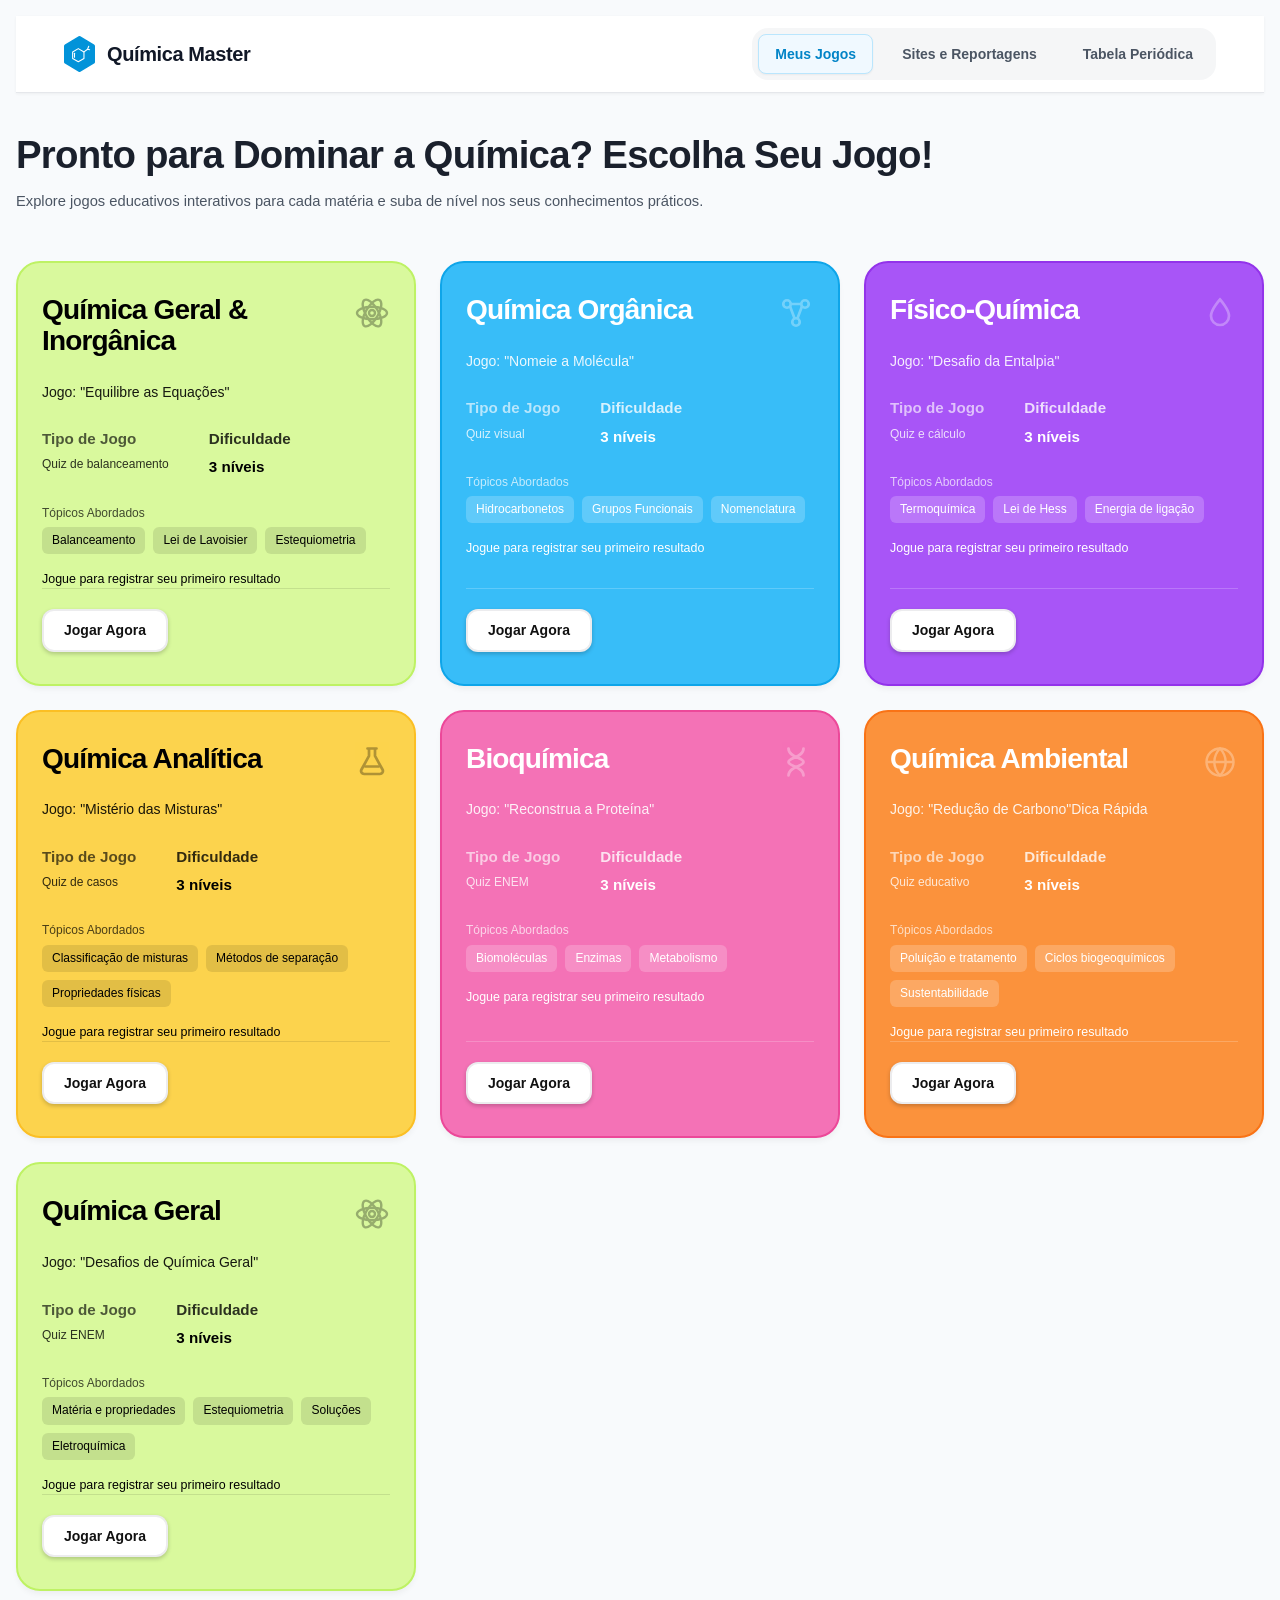
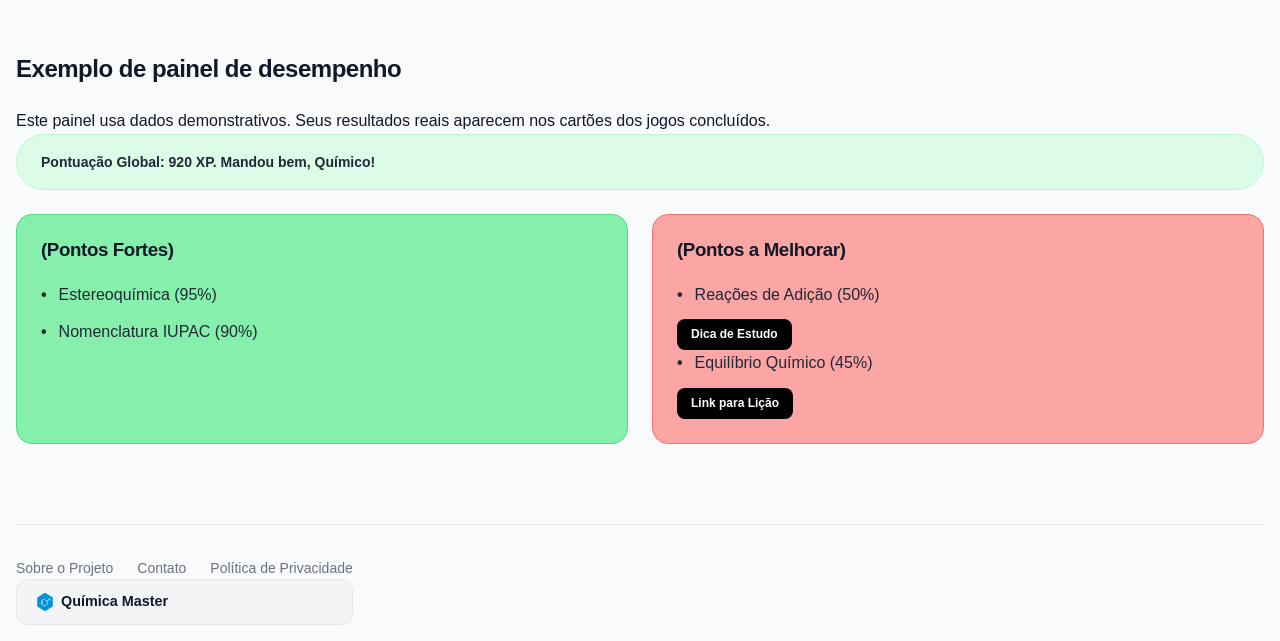
<file: index.html>
<!DOCTYPE html>
<html lang="pt-BR">
<head>
  <meta charset="UTF-8">
  <meta name="viewport" content="width=device-width, initial-scale=1.0">
  <title>Química Master — Plataforma Educacional</title>
  
  <!-- Fonte Display -->
  <link href="https://api.fontshare.com/v2/css?f[]=clash-display@200,300,400,500,600,700,1&display=swap" rel="stylesheet">
  <!-- Fonte de texto (aba Reportagens): Poppins -->
  <link rel="preconnect" href="https://fonts.googleapis.com">
  <link rel="preconnect" href="https://fonts.gstatic.com" crossorigin>
  <link href="https://fonts.googleapis.com/css2?family=Poppins:wght@400;500;600;700&display=swap" rel="stylesheet">
  <!-- FontAwesome para Ícones -->
  <link rel="stylesheet" href="https://cdnjs.cloudflare.com/ajax/libs/font-awesome/6.4.0/css/all.min.css">
  
  <link rel="stylesheet" href="styles/main.css">
  <link rel="stylesheet" href="styles/components.css">
  <link rel="stylesheet" href="styles/pages.css">
  <link rel="stylesheet" href="styles/periodic-table.css">
  <link rel="stylesheet" href="styles/games.css">
</head>
<body>
  <div id="app"></div>

  <!-- ORDEM OBRIGATÓRIA -->
  <script src="scripts/data/jogos-data.js"></script>
  <script src="scripts/data/reportagens-data.js"></script>
  <script src="scripts/data/elementos-data.js"></script>
  <script src="scripts/domain/contratos.js"></script>
  <script src="scripts/application/services.js"></script>
  <script src="scripts/application/progresso.js"></script>
  <script src="scripts/games/impostor.js"></script>
  <script src="scripts/games/quiz-base.js"></script>
  <script src="scripts/games/balanceamento.js"></script>
  <script src="scripts/games/nomeie-molecula.js"></script>
  <script src="scripts/games/desafio-entalpia.js"></script>
  <script src="scripts/games/quimica-ambiental.js"></script>
  <script src="scripts/games/misterio-misturas.js"></script>
  <script src="scripts/games/bioquimica.js"></script>
  <script src="scripts/games/quimica-geral.js"></script>
  <script src="scripts/presentation/router.js"></script>
  <script src="scripts/presentation/views.js"></script>
  <script src="scripts/main.js"></script>
</body>
</html>
</file>
<file: styles/main.css>
/* ============ APRESENTAÇÃO — TOKENS, BASE E LAYOUT ============ */
:root {
  --cor-fundo: #f8fafc;
  --cor-superficie: #ffffff;
  --cor-texto: #111827;
  --cor-texto-suave: #4b5563;
  --cor-preto: #000000;
  
  /* Cores de cards do protótipo */
  --cor-geral: #d9f99d; --borda-geral: #bef264;
  --cor-organica: #38bdf8; --borda-organica: #0ea5e9;
  --cor-fisico: #a855f7; --borda-fisico: #9333ea;
  --cor-analitica: #fcd34d; --borda-analitica: #fbbf24;
  --cor-bio: #f472b6; --borda-bio: #ec4899;
  --cor-ambiental: #fb923c; --borda-ambiental: #f97316;

  --raio: 1.25rem;
  --sombra: 0 4px 6px -1px rgba(0, 0, 0, 0.05);
  --sombra-forte: 0 12px 20px -5px rgba(0, 0, 0, 0.15);
  --fonte-display: 'Clash Display', sans-serif;
  --fonte-texto: 'Clash Display', sans-serif;
}

* { margin: 0; padding: 0; box-sizing: border-box; }
body { 
  font-family: var(--fonte-texto); 
  background: var(--cor-fundo); 
  color: var(--cor-texto); 
  line-height: 1.6; 
  padding: 16px;
  max-width: 1400px;
  margin: 0 auto;
}

h1, h2, h3 { font-family: var(--fonte-display); line-height: 1.2; letter-spacing: -0.02em; }
a { color: var(--cor-texto); }
:focus-visible { outline: 3px solid #3b82f6; outline-offset: 2px; }

.container { max-width: 1400px; margin: 0 auto; }
main { min-height: 60vh; padding-bottom: 40px; }

/* Cabeçalho flutuante */
.cabecalho { position: sticky; top: 16px; z-index: 50; margin-bottom: 40px; }
.cabecalho-inner { 
  background: rgba(255, 255, 255, 0.8); 
  backdrop-filter: blur(12px); 
  -webkit-backdrop-filter: blur(12px); 
  border-radius: 1.5rem; 
  box-shadow: 0 4px 20px -5px rgba(0,0,0,0.05); 
  border: 1px solid rgba(243, 244, 246, 0.5);
  display: flex; 
  align-items: center; 
  justify-content: space-between; 
  padding: 16px 24px; 
}

/* Cabeçalho: limitando o tamanho do ícone */
.logo { 
  font-weight: 700; 
  font-size: 1.25rem; /* Fonte um pouco menor */
  color: var(--cor-texto); 
  text-decoration: none; 
  display: flex; 
  align-items: center; 
  gap: 10px; 
  letter-spacing: -0.02em;
}
/* Trava o tamanho do ícone SVG ou FontAwesome no navbar */
.logo svg, .logo i, .logo-icon svg, .logo-icon i {
  width: 24px !important;
  height: 24px !important;
  font-size: 24px !important;
  display: block;
}
.logo-icon {
  background: #f3f4f6;
  padding: 6px 8px; /* Padding reduzido */
  border-radius: 0.5rem;
  display: flex;
  align-items: center;
  justify-content: center;
}

/* Rodapé: limitando o tamanho do ícone gigante */
.logo-rodape { 
  background: #f3f4f6; 
  padding: 8px 16px; 
  border-radius: 0.75rem; 
  border: 1px solid #e5e7eb; 
  font-weight: 700; 
  font-size: 0.9rem;
  color: #111827; 
  display: flex; 
  align-items: center; 
  gap: 8px; 
}
/* Trava o tamanho do ícone SVG ou FontAwesome no rodapé */
.logo-rodape svg, .logo-rodape i {
  width: 18px !important;
  height: 18px !important;
  font-size: 18px !important;
  display: block;
}

.navegacao { display: flex; gap: 4px; background: rgba(243, 244, 246, 0.8); padding: 6px; border-radius: 1rem; }
.navegacao a { 
  padding: 10px 24px; 
  border-radius: 0.75rem; 
  text-decoration: none; 
  color: var(--cor-texto-suave); 
  font-weight: 500; 
  font-size: 0.875rem; 
  transition: all 0.2s; 
}
.navegacao a.ativo { 
  background: #fff; 
  color: var(--cor-texto); 
  font-weight: 600;
  box-shadow: 0 1px 2px rgba(0,0,0,0.05); 
}
.navegacao a:hover:not(.ativo) { color: var(--cor-texto); }

/* Rodapé */
.rodape { border-top: 1px solid #e5e7eb; padding-top: 32px; display: flex; justify-content: space-between; align-items: center; flex-wrap: wrap; gap: 24px; margin-top: 40px; }
.rodape nav { display: flex; gap: 24px; font-size: 0.875rem; color: #6b7280; font-weight: 500; }
.rodape nav a { text-decoration: none; color: inherit; transition: color 0.2s; }
.rodape nav a:hover { color: #000; }
.logo-rodape { background: #f3f4f6; padding: 10px 20px; border-radius: 0.75rem; border: 1px solid #e5e7eb; font-weight: 700; color: #111827; display: flex; align-items: center; gap: 8px; }

@media (max-width: 768px) { 
  .cabecalho-inner { flex-direction: column; gap: 16px; padding: 16px; } 
  .navegacao { overflow-x: auto; max-width: 100%; }
}

/* ========================================================= */
/* TRAVA DE SEGURANÇA GLOBAL PARA ÍCONES (FONT AWESOME)      */
/* ========================================================= */
svg.svg-inline--fa, 
i[class^="fa-"], 
i[class*=" fa-"] {
  max-width: 1em;
  max-height: 1em;
  display: inline-block;
}

/* Forçando o tamanho correto para o ícone da logo no Navbar e Rodapé */
header svg, header i,
footer svg, footer i,
.cabecalho svg, .cabecalho i,
.logo svg, .logo i {
  width: 24px !important;
  height: 24px !important;
  font-size: 24px !important;
  max-width: 24px !important;
  max-height: 24px !important;
}

/* ============ CABEÇALHO E NAVEGAÇÃO FIXA ============ */
.cabecalho {
  position: sticky;
  top: 0;
  z-index: 1000;
  background-color: #ffffff;
  border-bottom: 1px solid #e5e7eb;
  box-shadow: 0 1px 3px rgba(0,0,0,0.05);
}

.cabecalho-inner {
  display: flex;
  justify-content: space-between;
  align-items: center;
  flex-wrap: wrap;          /* evita o corte que você reclamou */
  gap: 8px;
  max-width: 1200px;
  margin: 0 auto;
  padding: 12px 24px;
}

/* --- Logo --- */
.cabecalho .logo {
  display: flex;
  align-items: center;
  gap: 12px;
  font-family: var(--fonte-display);
  font-size: 2.4rem;      /* antes: 2rem — agora ~38px */
  font-weight: 600;
  color: #111827;
  text-decoration: none;
}

/* Ícone PRETO, sem fundo azul nenhum */
.cabecalho .logo svg {
  background-color: transparent;   /* fundo azul sai */
  color: #111827;                  /* ícone preto */
  padding: 0;
  border-radius: 0;
  width: 44px;                     /* ícone maior */
  height: 44px;
  box-sizing: border-box;
}

/* --- Navegação --- */
.navegacao {
  display: flex;
  gap: 12px;
  align-items: center;
  flex-wrap: wrap;
}

.navegacao a {
  display: inline-flex;
  align-items: center;
  gap: 8px;
  padding: 8px 16px;
  color: #4b5563;
  font-family: var(--fonte-texto);
  font-weight: 600;
  font-size: 0.875rem;
  text-decoration: none;
  border-radius: 8px;
  border: 1px solid transparent;
  transition: all 0.2s ease;
}

.navegacao a svg {
  width: 18px;
  height: 18px;
  color: #6b7280;
}

.navegacao a:hover {
  background-color: #f3f4f6;
  color: #111827;
}

/* Aba ativa */
.navegacao a.ativo {
  background-color: #f0f9ff;
  color: #0284c7;
  border: 1px solid #bae6fd;
}

.navegacao a.ativo svg {
  color: #0284c7;
}

@media (max-width: 640px) {
  .cabecalho .logo { font-size: 1.9rem; }
  .cabecalho .logo svg { width: 40px; height: 40px; }
}
</file>
<file: styles/components.css>
/* ============ APRESENTAÇÃO — COMPONENTES ============ */
.botao-jogar { 
  display: inline-flex; 
  align-items: center; 
  gap: 8px; 
  padding: 8px 20px; 
  border-radius: 0.75rem; 
  background: var(--cor-preto); 
  color: #fff; 
  font-weight: 600; 
  font-size: 0.875rem; 
  text-decoration: none; 
  border: 2px solid transparent; 
  cursor: pointer; 
  transition: all 0.2s; 
  box-shadow: 0 2px 4px rgba(0,0,0,0.2);
}
.botao-jogar:hover { transform: scale(1.02); background: #333; }
.botao-jogar:active { transform: scale(0.98); }

.botao-jogar.claro { background: #fff; color: #000; }
.botao-jogar.claro:hover { background: #f3f4f6; }

.botao-estatico, .botao-outline { 
  display: inline-block; 
  background: var(--cor-preto); 
  color: #fff; 
  border-radius: 0.5rem; 
  padding: 6px 14px; 
  font-size: 0.75rem; 
  font-weight: 600; 
  border: none;
  cursor: pointer;
  transition: opacity 0.2s;
}
.botao-estatico:hover, .botao-outline:hover { opacity: 0.85; }

.chip { 
  display: inline-block; 
  padding: 4px 10px; 
  border-radius: 0.375rem; 
  font-size: 0.75rem; 
  font-weight: 600; 
  background: rgba(0, 0, 0, 0.1); 
  color: inherit; 
}
.rotulo { font-size: 0.75rem; font-weight: 500; opacity: 0.7; display: block; margin-bottom: 4px; }

/* Progress Ring (Donut do antigo para o anel novo) */
.donut { 
  display: inline-block;
  width: 1.25rem;
  height: 1.25rem;
  border: 3px solid rgba(0,0,0,0.15);
  border-top-color: currentColor;
  border-radius: 50%;
  margin-right: 0.5rem;
  background: transparent;
}
.donut::after { display: none; }
/* Padrão unificado: todos os botões de jogar do catálogo são brancos. */
.cartao-jogo .botao-jogar,
.cartao-jogo .botao-jogar.claro { background: #fff; color: #111; border-color: rgba(17, 24, 39, 0.08); }
.cartao-jogo .botao-jogar:hover,
.cartao-jogo .botao-jogar.claro:hover { background: #f3f4f6; color: #111; }
</file>
<file: styles/pages.css>
/* ============ APRESENTAÇÃO — PÁGINAS ============ */

/* ========================================================= */
/* 1. HERO (TÍTULO PRINCIPAL)                                */
/* ========================================================= */
.hero { 
  text-align: left; 
  max-width: none;          /* antes: 850px — o texto precisa caber em uma linha */
  margin: 0 0 48px 0; 
}
.hero h1 { 
  font-size: clamp(1.75rem, 3vw, 2.5rem);   /* antes: clamp(2.4rem, 4.8vw, 3rem) */
  font-weight: 650; 
  line-height: 1.15; 
  letter-spacing: -0.02em;
  color: #1A202C; 
  margin-bottom: 12px; 
}
.hero p { 
  color: #4b5563; 
  font-size: clamp(0.85rem, 1.15vw, 1.2rem);   /* antes: clamp(1rem, 1.5vw, 1.225rem) */
  font-weight: 500; 
  max-width: none;
  line-height: 1.6; 
  white-space: nowrap;                        /* uma linha, sem quebrar */
}
@media (max-width: 1000px) { .hero p { white-space: normal; } }   /* telas pequenas: quebra normal */

/* ========================================================= */
/* 2. GRADE DE JOGOS (3 COLUNAS)                             */
/* ========================================================= */
.grade-jogos { 
  display: grid; 
  grid-template-columns: repeat(3, 1fr); 
  gap: 24px; 
  margin-bottom: 64px; 
}

@media (max-width: 1024px) {
  .grade-jogos { grid-template-columns: repeat(2, 1fr); }
}
@media (max-width: 768px) {
  .grade-jogos { grid-template-columns: 1fr; }
}

/* ========================================================= */
/* 3. CARTÃO DE JOGO                                         */
/* ========================================================= */
.cartao-jogo { 
  position: relative; 
  background: var(--cor-geral); 
  border: 2px solid var(--borda-geral);
  color: #000; 
  border-radius: 1.5rem; 
  padding: 32px 24px; 
  display: flex; 
  flex-direction: column; 
  min-height: 300px;
  box-shadow: var(--sombra); 
  transition: transform 0.2s ease, box-shadow 0.2s ease; 
  overflow: hidden;
}
.cartao-jogo:hover { 
  transform: translateY(-5px); 
  box-shadow: var(--sombra-forte); 
}

/* Cores dinâmicas dos cards */
.cartao-jogo:nth-child(6n+1) { background: var(--cor-geral); border-color: var(--borda-geral); color: #000; }
.cartao-jogo:nth-child(6n+2) { background: var(--cor-organica); border-color: var(--borda-organica); color: #fff; }
.cartao-jogo:nth-child(6n+3) { background: var(--cor-fisico); border-color: var(--borda-fisico); color: #fff; }
.cartao-jogo:nth-child(6n+4) { background: var(--cor-analitica); border-color: var(--borda-analitica); color: #000; }
.cartao-jogo:nth-child(6n+5) { background: var(--cor-bio); border-color: var(--borda-bio); color: #fff; }
.cartao-jogo:nth-child(6n+6) { background: var(--cor-ambiental); border-color: var(--borda-ambiental); color: #fff; }

/* Adaptação para os cards escuros */
.cartao-jogo:nth-child(6n+2) .chip, .cartao-jogo:nth-child(6n+3) .chip, .cartao-jogo:nth-child(6n+5) .chip, .cartao-jogo:nth-child(6n+6) .chip { background: rgba(255,255,255,0.2); }
.cartao-jogo:nth-child(6n+2) .donut, .cartao-jogo:nth-child(6n+3) .donut, .cartao-jogo:nth-child(6n+5) .donut, .cartao-jogo:nth-child(6n+6) .donut { border-color: rgba(255,255,255,0.3); border-top-color: #fff; }
.cartao-jogo:nth-child(6n+2) .botao-jogar, .cartao-jogo:nth-child(6n+3) .botao-jogar, .cartao-jogo:nth-child(6n+5) .botao-jogar, .cartao-jogo:nth-child(6n+6) .botao-jogar { background: #fff; color: #000; }

.cartao-jogo h2 { 
  font-size: 1.75rem; 
  font-weight: 700; 
  line-height: 1.1; 
  margin-bottom: 24px; 
  padding-right: 50px; 
  letter-spacing: -0.03em;
}

/* Ícone fixo no canto superior direito */
.icone-area { 
  position: absolute; 
  top: 32px; 
  right: 24px; 
  width: 36px; 
  height: 36px; 
  display: flex; 
  align-items: center; 
  justify-content: center; 
  opacity: 0.3; 
  transition: transform 0.3s; 
}
.icone-area svg, .icone-area i { 
  width: 100% !important; 
  height: 100% !important; 
  font-size: 36px !important; 
}
.cartao-jogo:hover .icone-area { transform: scale(1.1) rotate(5deg); }

.cartao-jogo .nome-jogo { font-size: 0.875rem; font-weight: 500; opacity: 0.9; margin-bottom: 24px; }

/* Metadados (Tipo de Jogo / Dificuldade) */
.meta { display: flex; gap: 40px; font-size: 0.75rem; margin-bottom: 24px; }
.meta > div { display: flex; flex-direction: column; gap: 4px; }
.meta span:first-child { font-size: 0.75rem; opacity: 0.8; }
.meta span:last-child { font-size: 0.95rem; font-weight: 700; }

.topicos { display: flex; gap: 8px; flex-wrap: wrap; margin-bottom: 16px; }

.rodape-cartao { display: flex; justify-content: space-between; align-items: center; margin-top: auto; padding-top: 20px; border-top: 1px solid rgba(0,0,0,0.1); }
.cartao-jogo:nth-child(6n+2) .rodape-cartao, .cartao-jogo:nth-child(6n+3) .rodape-cartao, .cartao-jogo:nth-child(6n+5) .rodape-cartao, .cartao-jogo:nth-child(6n+6) .rodape-cartao { border-top-color: rgba(255,255,255,0.2); }

.pontuacao-linha { display: flex; align-items: center; font-size: 0.875rem; font-weight: 600; }

/* ========================================================= */
/* 4. SEÇÃO DE PONTUAÇÃO                                     */
/* ========================================================= */
.secao-pontuacao h2 { font-size: 1.5rem; margin-bottom: 24px; }
.barra-xp { background: #dcfce7; border: 1px solid #bbf7d0; color: #1f2937; border-radius: 999px; padding: 16px 24px; font-weight: 700; font-size: 0.875rem; margin-bottom: 24px; }
.colunas-pontuacao { display: grid; grid-template-columns: 1fr 1fr; gap: 24px; }

.painel-pontos { border-radius: 1rem; padding: 24px; border: 1px solid transparent; }
.painel-pontos.fortes { background: #86efac; border-color: #4ade80; }
.painel-pontos.melhorar { background: #fca5a5; border-color: #f87171; }
.painel-pontos h3 { font-weight: 700; margin-bottom: 20px; color: #111827; }
.item-ponto { display: flex; align-items: center; gap: 12px; margin-bottom: 12px; font-weight: 500; color: #1f2937; }
.item-ponto::before { content: "•"; color: inherit; font-weight: bold; }

/* ========================================================= */
/* 5. REPORTAGENS E SITES                                    */
/* ========================================================= */
.grade-reportagens { 
  display: grid; 
  grid-template-columns: repeat(3, 1fr); 
  gap: 24px; 
}
@media (max-width: 1024px) { .grade-reportagens { grid-template-columns: repeat(2, 1fr); } }
@media (max-width: 768px)  { .grade-reportagens { grid-template-columns: 1fr; } }

.cartao-reportagem { 
  background: #fff; 
  border-radius: 1.5rem; 
  border: 1px solid #f3f4f6; 
  box-shadow: 0 1px 2px rgba(0,0,0,0.05); 
  transition: all 0.3s; 
  display: flex; 
  flex-direction: column; 
  padding: 24px; 
}
.cartao-reportagem:hover { transform: translateY(-4px); box-shadow: 0 12px 20px -5px rgba(0,0,0,0.1); }

.fonte-label { 
  display: inline-flex; align-items: center; gap: 8px;
  color: #007A99; 
  font-family: var(--fonte-texto);
  font-size: 0.75rem; 
  font-weight: 700; 
  text-transform: uppercase; 
  letter-spacing: 0.05em; 
  margin-bottom: 16px; 
}
.fonte-label svg { width: 16px; height: 16px; }

.cartao-reportagem h2 { 
  font-family: var(--fonte-display);   /* letra da sua plataforma */
  font-size: 1.25rem; 
  font-weight: 700; 
  color: #111827; 
  line-height: 1.3;
  margin-bottom: 12px; 
}
.cartao-reportagem p { 
  font-family: var(--fonte-texto);     /* letra da sua plataforma */
  font-size: 0.875rem; 
  color: #4b5563; 
  line-height: 1.6;
  margin-bottom: 20px; 
}

.botao-reportagem {
  display: flex;
  align-items: center;
  justify-content: space-between; /* Separa o texto do ícone */
  width: 100%; /* Ocupa toda a largura disponível */
  background: #f8fafc;
  border: 1px solid #e5e7eb;
  border-radius: 8px; /* Cantos levemente arredondados em vez de 999px */
  padding: 12px 16px; /* Ajuste no preenchimento interno */
  color: #111827;
  font-family: var(--fonte-texto);
  font-weight: 600;
  font-size: 0.875rem;
  text-decoration: none;
  margin-top: auto;
  transition: background 0.2s;
}

.botao-reportagem:hover { 
  background: #f1f5f9; 
}

.botao-reportagem svg {
  width: 18px !important;
  height: 18px !important;
  flex: none;
  color: #111827; /* Garante que a cor do ícone combine com o texto */
}

/* ============ AJUSTE: diminuir o negrito dos cards ============ */
.cartao-jogo h2 { font-weight: 600; }                     /* título da matéria */
.cartao-jogo .meta span:last-child { font-weight: 600; }  /* valores: Quiz, Fácil... */
.cartao-jogo .chip { font-weight: 500; }                  /* chips de tópicos */
.pontuacao-linha { font-weight: 500; }                    /* Sua Pontuação: 85% */
.botao-jogar { font-weight: 600; }                        /* botão Jogar Agora */

/* ========================================================= */
/* CABEÇALHO E NAVEGAÇÃO FIXA                                */
/* ========================================================= */

.cabecalho {
  position: sticky; /* Fixa no topo */
  top: 0;
  z-index: 1000;
  background-color: #ffffff;
  border-bottom: 1px solid #e5e7eb;
  box-shadow: 0 1px 3px rgba(0,0,0,0.05); /* Sombra leve */
}

.cabecalho-inner {
  display: flex;
  justify-content: space-between;
  align-items: center;
  max-width: 1200px;
  margin: 0 auto;
  padding: 12px 24px;
}

/* --- Estilo da Logo --- */
.cabecalho .logo {
  display: flex;
  align-items: center;
  gap: 12px;
  font-family: var(--fonte-display, sans-serif);
  font-size: 1.25rem;
  font-weight: 700;
  color: #111827;
  text-decoration: none;
}

/* Fundo azul quadrado no ícone do frasco da logo */
.cabecalho .logo svg {
  background-color: #0284c7; 
  color: #ffffff;
  padding: 6px;
  border-radius: 8px;
  width: 32px;
  height: 32px;
  box-sizing: border-box;
}

/* --- Estilo da Navegação e Botões --- */
.navegacao {
  display: flex;
  gap: 12px;
  align-items: center;
}

.navegacao a {
  display: inline-flex;
  align-items: center;
  gap: 8px;
  padding: 8px 16px;
  color: #4b5563; /* Cinza escuro */
  font-family: var(--fonte-texto, sans-serif);
  font-weight: 600;
  font-size: 0.875rem;
  text-decoration: none;
  border-radius: 8px;
  border: 1px solid transparent; /* Evita pulo no layout ao ativar borda */
  transition: all 0.2s ease;
}

.navegacao a svg {
  width: 18px;
  height: 18px;
  color: #6b7280; /* Ícone cinza padrão */
}

.navegacao a:hover {
  background-color: #f3f4f6;
  color: #111827;
}

/* --- Estado Ativo (Ex: Tabela Periódica selecionada) --- */
.navegacao a.ativo {
  background-color: #f0f9ff; /* Azul bem clarinho */
  color: #0284c7; /* Texto azul */
  border: 1px solid #bae6fd; /* Borda azul clara */
}

.navegacao a.ativo svg {
  color: #0284c7; /* Ícone azul */
}

/* ========================================================= */
/* 6. REPORTAGENS — PESQUISA + TÓPICOS (CHIPS) + CARTÕES     */
/* ========================================================= */
.reportagens-pagina { width: 100%; }

/* Textos da aba em Poppins; títulos (h2) continuam na fonte de títulos da plataforma */
.reportagens-pagina,
.reportagens-pagina p,
.reportagens-pagina a,
.reportagens-pagina input,
.reportagens-pagina span {
  font-family: 'Poppins', system-ui, -apple-system, 'Segoe UI', sans-serif;
}
.reportagens-pagina h2,
.reportagens-pagina h2 a {
  font-family: var(--fonte-display);
  letter-spacing: -0.02em;
}
.reportagens-pagina .cartao-reportagem p,
.reportagens-pagina .destaque-texto p { line-height: 1.65; }

/* Botão/campo de pesquisa (pílula) */
.busca-reportagens { position: relative; margin-bottom: 14px; }
.busca-icone {
  position: absolute; left: 18px; top: 50%; transform: translateY(-50%);
  display: flex; width: 20px; height: 20px; color: #374151; pointer-events: none;
}
.busca-icone svg { width: 20px; height: 20px; }
.busca-input {
  width: 100%;
  padding: 14px 48px 14px 48px;
  border: 1px solid #e5e7eb;
  border-radius: 999px;
  background: #fff;
  font: inherit;
  font-size: 0.9375rem;
  color: #111827;
  outline: none;
  transition: border-color 0.2s, box-shadow 0.2s;
}
.busca-input::placeholder { color: #9ca3af; }
.busca-input:focus { border-color: #0b2a5b; box-shadow: 0 0 0 3px rgba(11,42,91,0.10); }
.busca-input::-webkit-search-cancel-button { display: none; }
.busca-limpar {
  position: absolute; right: 12px; top: 50%; transform: translateY(-50%);
  display: flex; align-items: center; justify-content: center;
  width: 28px; height: 28px; border: 0; border-radius: 50%;
  background: transparent; color: #6b7280; cursor: pointer;
}
.busca-limpar:hover { background: #f3f4f6; color: #0b2a5b; }
.busca-limpar svg { width: 16px; height: 16px; }
.busca-limpar[hidden] { display: none; }

/* Tópicos/temas logo abaixo da pesquisa */
.chips-temas {
  display: flex; flex-wrap: wrap; gap: 10px;
  padding-bottom: 18px; margin-bottom: 18px;
  border-bottom: 1px solid #f3f4f6;
}
.chip-tema {
  display: inline-flex; align-items: center; gap: 6px;
  padding: 8px 16px;
  border: 1px solid #e5e7eb; border-radius: 999px;
  background: #fff; color: #111827;
  font-size: 0.8125rem; font-weight: 600; text-decoration: none;
  transition: background 0.2s, border-color 0.2s, color 0.2s;
}
.chip-tema:hover { background: #f3f4f6; }
.chip-tema.ativo { background: #0b2a5b; border-color: #0b2a5b; color: #fff; }
.chip-hash { color: #9ca3af; font-weight: 500; }
.chip-tema.ativo .chip-hash { color: rgba(255,255,255,0.7); }
.reportagens-pagina.buscando .chip-tema.ativo { background: #fff; border-color: #e5e7eb; color: #111827; }
.reportagens-pagina.buscando .chip-tema.ativo .chip-hash { color: #9ca3af; }

.reportagens-topo {
  display: flex; align-items: center; justify-content: space-between;
  gap: 16px; margin-bottom: 16px;
}
.reportagens-topo h2 { font-size: 1.5rem; font-weight: 700; color: #0b2a5b; }
.reportagens-contagem { font-size: 0.875rem; color: #6b7280; font-weight: 500; }
.reportagens-ver-todas { font-size: 0.875rem; font-weight: 600; color: #0b2a5b; text-decoration: underline; }
.reportagens-ver-todas:hover { text-decoration: none; }
.reportagens-vazio { padding: 24px 0; color: #6b7280; text-align: center; }
.reportagens-vazio[hidden], .cartao-reportagem[hidden] { display: none; }

/* Lista de reportagens no formato do template: uma linha por notícia */
.reportagens-pagina .grade-reportagens { display: block; }
.reportagens-pagina .cartao-reportagem {
  display: grid; grid-template-columns: 200px minmax(0, 1fr); gap: 20px; align-items: start;
  padding: 20px 0; background: transparent; border: 0; border-bottom: 1px solid #e5e7eb;
  border-radius: 0; box-shadow: none; transform: none;
}
.reportagens-pagina .cartao-reportagem:hover { transform: none; box-shadow: none; }
.reportagens-pagina .cartao-reportagem[hidden] { display: none; }
.item-miniatura-link { display: block; }
.item-miniatura { display: block; width: 100%; aspect-ratio: 4 / 3; object-fit: cover; border-radius: 12px; }
.item-miniatura-padrao { display: flex; align-items: center; justify-content: center; background: linear-gradient(135deg, #e0f2fe, #dbeafe); color: #0b2a5b; }
.item-miniatura-padrao svg { width: 44px; height: 44px; }
.item-corpo { min-width: 0; display: flex; flex-direction: column; }
.item-origem { display: flex; flex-wrap: wrap; align-items: center; gap: 8px; margin-bottom: 8px; font-size: 0.8125rem; color: #111827; font-weight: 600; }
.item-avatar { flex: none; display: inline-flex; align-items: center; justify-content: center; width: 22px; height: 22px; border-radius: 50%; background: #0b2a5b; color: #fff; font-size: 0.6875rem; font-weight: 700; }
.item-ponto-sep { color: #9ca3af; }
.item-tema { font-weight: 500; color: #4b5563; }
.reportagens-pagina .cartao-reportagem h2 { font-size: 1.0625rem; line-height: 1.35; margin-bottom: 8px; }
.reportagens-pagina .cartao-reportagem h2 a { color: inherit; text-decoration: none; }
.reportagens-pagina .cartao-reportagem h2 a:hover { text-decoration: underline; }
.reportagens-pagina .cartao-reportagem p { font-size: 0.875rem; line-height: 1.55; margin-bottom: 12px;
  display: -webkit-box; -webkit-line-clamp: 3; -webkit-box-orient: vertical; overflow: hidden; }
.item-rodape { display: flex; flex-wrap: wrap; align-items: center; gap: 16px; font-size: 0.8125rem; color: #6b7280; }
.item-meta { display: inline-flex; align-items: center; gap: 6px; }
.item-meta svg { width: 15px; height: 15px; }
.item-ler { margin-left: auto; display: inline-flex; align-items: center; gap: 6px; color: #0b2a5b; font-weight: 600; text-decoration: none; }
.item-ler:hover { text-decoration: underline; }
.item-ler svg { width: 15px; height: 15px; }

/* Reportagens em destaque (cartões grandes, como no template) */
.destaques { display: grid; grid-template-columns: repeat(2, minmax(0, 1fr)); gap: 16px; margin-bottom: 28px; }
.reportagens-pagina.buscando .destaques { display: none; }
.cartao-destaque {
  position: relative; display: flex; flex-direction: column; justify-content: flex-end;
  min-height: 340px; border-radius: 20px; overflow: hidden; color: #fff; text-decoration: none; isolation: isolate;
  transition: transform 0.3s, box-shadow 0.3s;
}
.cartao-destaque:hover { transform: translateY(-4px); box-shadow: 0 12px 20px -5px rgba(0,0,0,0.25); }
.destaque-fundo { position: absolute; inset: 0; width: 100%; height: 100%; object-fit: cover; z-index: -2; }
.destaque-fundo-padrao { display: flex; align-items: flex-start; justify-content: flex-end; padding: 40px; color: rgba(255,255,255,0.25); }
.destaque-fundo-padrao svg { width: 120px; height: 120px; }
.destaque-cor-1 { background: linear-gradient(135deg, #0b2a5b, #0293d9); }
.destaque-cor-2 { background: linear-gradient(135deg, #064e3b, #0e9aa7); }
.cartao-destaque::after {
  content: ""; position: absolute; inset: 0; z-index: -1;
  /* escurece a foto toda um pouco e reforça embaixo, onde fica o texto */
  background:
    linear-gradient(to top, rgba(0,0,0,0.88) 0%, rgba(0,0,0,0.62) 40%, rgba(0,0,0,0.30) 75%, rgba(0,0,0,0.25) 100%);
}
.destaque-selo {
  position: absolute; top: 16px; left: 16px; display: inline-flex; align-items: center; gap: 6px;
  padding: 6px 12px; border-radius: 999px; background: #fff; color: #111827; font-size: 0.8125rem; font-weight: 700;
}
.destaque-selo svg { width: 14px; height: 14px; color: #f97316; }
.destaque-texto { padding: 20px; }
.destaque-texto .item-origem { color: #fff; }
.destaque-texto .item-tema { color: rgba(255,255,255,0.8); }
.destaque-texto .item-ponto-sep { color: rgba(255,255,255,0.6); }
.destaque-texto .item-avatar { background: #fff; color: #0b2a5b; }
.destaque-texto h2 { text-shadow: 0 1px 6px rgba(0,0,0,0.5); font-size: 1.25rem; line-height: 1.3; font-weight: 700; margin-bottom: 8px; color: #fff; }
.destaque-texto p { font-size: 0.8125rem; line-height: 1.5; color: rgba(255,255,255,0.85);
  display: -webkit-box; -webkit-line-clamp: 3; -webkit-box-orient: vertical; overflow: hidden; }
@media (max-width: 768px) { .destaques { grid-template-columns: 1fr; } .cartao-destaque { min-height: 300px; } }

@media (max-width: 640px) {
  .reportagens-pagina .cartao-reportagem { grid-template-columns: 110px minmax(0, 1fr); gap: 14px; }
  .item-miniatura-padrao svg { width: 30px; height: 30px; }
  .reportagens-pagina .cartao-reportagem p { -webkit-line-clamp: 2; }
  .item-ler { margin-left: 0; }
  .chips-temas { flex-wrap: nowrap; overflow-x: auto; scrollbar-width: none; }
  .chip-tema { flex: none; }
}

/* ========================================================= */
/* 7. LOGO — marca hexagonal                                 */
/* ========================================================= */
.logo .logo-marca,
.logo-rodape .logo-marca {
  background: none !important;
  padding: 0 !important;
  border-radius: 0 !important;
  max-width: none !important;
  max-height: none !important;
  flex: none;
}
.cabecalho .logo .logo-marca { width: 31px !important; height: 36px !important; }
.logo-rodape .logo-marca { width: 16px !important; height: 18px !important; }

/* ========================================================= */
/* 8. CABEÇALHO — um único menu + hambúrguer no celular      */
/* ========================================================= */
/* O main.css ainda tem o cabeçalho flutuante antigo (cartão arredondado com borda e sombra)
   dentro da barra fixa nova: eram "dois menus". Aqui o cartão interno fica sem fundo/borda/sombra. */
.cabecalho-inner {
  background: transparent;
  backdrop-filter: none;
  -webkit-backdrop-filter: none;
  border: 0;
  border-radius: 0;
  box-shadow: none;
}

.menu-toggle { display: none; }

@media (max-width: 768px) {
  .cabecalho-inner { flex-direction: row; flex-wrap: nowrap; justify-content: space-between; gap: 12px; padding: 10px 16px; }

  .menu-toggle {
    display: flex; align-items: center; justify-content: center;
    width: 44px; height: 44px;
    border: 1px solid #e5e7eb;
    border-radius: 10px;
    background: #fff;
    color: #111827;
    cursor: pointer;
  }
  .menu-toggle:hover { background: #f3f4f6; }
  .menu-toggle .icone-fechar { display: none; }
  .cabecalho.menu-aberto .menu-toggle .icone-menu { display: none; }
  .cabecalho.menu-aberto .menu-toggle .icone-fechar { display: block; }

  /* O menu vira um painel que abre logo abaixo do cabeçalho, sem empurrar a página */
  .cabecalho .navegacao {
    display: none;
    position: absolute;
    top: 100%; left: 0; right: 0;
    flex-direction: column;
    align-items: stretch;
    gap: 4px;
    max-width: none;
    overflow: visible;
    padding: 8px 16px 16px;
    background: #fff;
    border-radius: 0;
    border-bottom: 1px solid #e5e7eb;
    box-shadow: 0 12px 20px -12px rgba(0,0,0,0.15);
  }
  .cabecalho.menu-aberto .navegacao { display: flex; }
  .cabecalho .navegacao a { padding: 12px 16px; }
}
/* Padrão global do catálogo: todos os botões 'Jogar Agora' são brancos. */
.cartao-jogo .botao-jogar,
.cartao-jogo .botao-jogar.claro,
.cartao-jogo:nth-child(n) .botao-jogar { background: #fff !important; color: #111 !important; border-color: rgba(17, 24, 39, 0.08); }
.cartao-jogo .botao-jogar:hover,
.cartao-jogo:nth-child(n) .botao-jogar:hover { background: #f3f4f6 !important; color: #111 !important; }
</file>
<file: styles/periodic-table.css>
/* ============ APRESENTAÇÃO — TABELA PERIÓDICA ============ */
.container-tabela { 
  overflow-x: auto; 
  padding: 24px; 
  background: #fff; 
  border-radius: 1.5rem; 
  box-shadow: 0 1px 2px rgba(0,0,0,0.05); 
  border: 1px solid #f3f4f6;
}
.grade-periodica { display: grid; grid-template-columns: repeat(18, minmax(55px, 1fr)); gap: 6px; min-width: 1000px; }

.elemento { 
  border-radius: 0.75rem; 
  padding: 8px; 
  text-align: center; 
  border: 1px solid rgba(0,0,0,0.05); 
  min-height: 64px; 
  display: flex; 
  flex-direction: column; 
  justify-content: center; 
  cursor: pointer; 
  transition: all 0.2s; 
  position: relative;
}
.elemento:hover { transform: translateY(-4px); box-shadow: 0 10px 15px -3px rgba(0,0,0,0.1); z-index: 10; color: #fff; border-color: transparent; }

.elemento .numero { position: absolute; top: 4px; left: 6px; font-size: 0.625rem; opacity: 0.6; font-weight: 600; }
.elemento .simbolo { font-family: var(--fonte-display); font-weight: 700; font-size: 1.25rem; }
.elemento .nome, .elemento .massa { display: none; } /* Ocultos para ficar minimalista como o protótipo */

/* Cores Tabela Protótipo */
.cat-nao-metal { background: #f0fdf4; border-color: #bbf7d0; }
.cat-nao-metal:hover { background: #4ade80; }

.cat-gas-nobre { background: #eff6ff; border-color: #bfdbfe; }
.cat-gas-nobre:hover { background: #60a5fa; }

.cat-metal-alcalino { background: #fff7ed; border-color: #fed7aa; }
.cat-metal-alcalino:hover { background: #fb923c; }

.cat-metal-alcalinoterroso { background: #fefce8; border-color: #fef08a; }
.cat-metal-alcalinoterroso:hover { background: #facc15; }

.cat-semimetal, .cat-halogenio, .cat-metal { background: #f3f4f6; border-color: #e5e7eb; }
.cat-semimetal:hover, .cat-halogenio:hover, .cat-metal:hover { background: #9ca3af; }

.faixa-lantanideos { grid-column: 3 / 13; display: flex; align-items: center; justify-content: center; font-size: 0.875rem; color: #9ca3af; font-weight: 600; text-transform: uppercase; background: #f9fafb; border-radius: 0.75rem; border: 1px dashed #e5e7eb; letter-spacing: 0.05em; }
</file>
<file: styles/games.css>
/* ==========================================================================
   Jogos Educativos de Química - Estilos Base e Módulos Integrados
   ========================================================================== */

.qm-jogo {
  --qm-cor: #3fbdfc;
  --qm-acao: #0369a1;
  --qm-acao-hover: #075985;
  --qm-fundo-tema: #f0f9ff;
  --qm-borda-tema: #bae6fd;
  --qm-tinta: #111827;
  --qm-suave: #4b5563;
  --qm-borda: #dce3ec;
  width: 100%;
  max-width: 1080px;
  margin: 0 auto;
  color: var(--qm-tinta);
  font-family: var(--fonte-texto, system-ui, -apple-system, BlinkMacSystemFont, "Segoe UI", sans-serif);
  font-size: 1rem;
  line-height: 1.6;
  overflow-wrap: break-word;
}

.qm-jogo.qm-tema-ambiental {
  --qm-cor: #ff9800;
  --qm-acao: #b45309;
  --qm-acao-hover: #92400e;
  --qm-fundo-tema: #fff7ed;
  --qm-borda-tema: #fed7aa;
}

.qm-jogo.qm-tema-entalpia {
  --qm-cor: #9b51e0;
  --qm-acao: #6d28d9;
  --qm-acao-hover: #5b21b6;
  --qm-fundo-tema: #faf5ff;
  --qm-borda-tema: #e9d5ff;
}

.qm-jogo.qm-tema-balanceamento {
  --qm-cor: #d5f583;
  --qm-acao: #4d7c0f;
  --qm-acao-hover: #3f6212;
  --qm-fundo-tema: #f7fee7;
  --qm-borda-tema: #d9f99d;
}

.qm-jogo.qm-tema-misturas {
  --qm-cor: #fdd835;
  --qm-acao: #a16207;
  --qm-acao-hover: #854d0e;
  --qm-fundo-tema: #fefce8;
  --qm-borda-tema: #fef08a;
}

.qm-jogo.qm-tema-bioquimica {
  --qm-cor: #f48fb1;
  --qm-acao: #be185d;
  --qm-acao-hover: #9d174d;
  --qm-fundo-tema: #fff1f7;
  --qm-borda-tema: #fbcfe8;
}

.qm-jogo.qm-tema-geral {
  --qm-cor: #d5f583;
  --qm-acao: #4d7c0f;
  --qm-acao-hover: #3f6212;
  --qm-fundo-tema: #f7fee7;
  --qm-borda-tema: #d9f99d;
}

.qm-jogo *,
.qm-jogo *::before,
.qm-jogo *::after {
  box-sizing: border-box;
}

.qm-jogo [hidden] { display: none !important; }
.qm-jogo .qm-estado-opcao { display: block; margin-top: 4px; }
.qm-jogo .qm-dados-energia { display: none; }

@media (max-width: 600px) {
  .qm-jogo .qm-dados-energia {
    display: flex;
    flex-wrap: wrap;
    justify-content: center;
    gap: 4px 12px;
    margin-top: 8px;
    font-size: 0.82rem;
    text-align: center;
  }
}

.qm-jogo :where(h1, h2, h3, h4) {
  color: var(--qm-tinta);
  font-family: var(--fonte-display, system-ui, sans-serif);
  font-weight: 650;
  line-height: 1.2;
  letter-spacing: -0.025em;
}

.qm-jogo :where(button, input) { font: inherit; }
.qm-jogo button { touch-action: manipulation; }
.qm-jogo :where(button, a, input, summary):focus-visible {
  outline: 3px solid var(--qm-acao);
  outline-offset: 4px;
}
.qm-jogo :where(button, a, input, summary) { scroll-margin-top: 160px; }
.qm-jogo :where(a) { color: var(--qm-acao); text-underline-offset: 3px; }
.qm-jogo :where(p + p) { margin-top: 10px; }
.qm-jogo :where(sub, sup) { line-height: 0; }

/* Navegação e Cabeçalhos */
.qm-jogo .qm-voltar {
  display: inline-flex;
  align-items: center;
  min-height: 44px;
  gap: 8px;
  margin-bottom: 14px;
  color: var(--qm-suave);
  font-size: 0.9rem;
  font-weight: 550;
  text-decoration: none;
}
.qm-jogo .qm-voltar:hover { color: var(--qm-acao); text-decoration: underline; }

.qm-jogo .qm-jogo-cabecalho {
  display: grid;
  grid-template-columns: minmax(0, 1fr) 184px;
  align-items: center;
  gap: 36px;
  margin: 0 0 32px;
}
.qm-jogo .qm-jogo-cabecalho > * { min-width: 0; }
.qm-jogo .qm-selo,
.qm-jogo .qm-tag {
  display: inline-flex;
  align-items: center;
  gap: 6px;
  max-width: 100%;
  border: 1px solid var(--qm-borda-tema);
  border-radius: 8px;
  padding: 5px 10px;
  background: var(--qm-fundo-tema);
  color: var(--qm-acao);
  font-size: 0.76rem;
  font-weight: 650;
  line-height: 1.4;
}
.qm-jogo .qm-selo { margin-bottom: 12px; }
.qm-jogo .qm-titulo {
  margin: 0 0 12px;
  font-size: clamp(2rem, 4.5vw, 3.1rem);
  line-height: 1.06;
}
.qm-jogo .qm-intro-texto {
  max-width: 650px;
  color: var(--qm-suave);
  font-size: 1rem;
  line-height: 1.7;
}
.qm-jogo .qm-marca {
  display: flex;
  align-items: center;
  justify-content: center;
  min-height: 150px;
  padding: 20px;
  border: 1px solid var(--qm-borda-tema);
  border-bottom: 5px solid var(--qm-cor);
  border-radius: 24px;
  background: var(--qm-fundo-tema);
  color: var(--qm-acao);
  font-family: var(--fonte-display, system-ui, sans-serif);
  font-size: clamp(2.3rem, 5vw, 3.4rem);
  font-weight: 600;
  letter-spacing: -0.04em;
  line-height: 1.2;
  white-space: nowrap;
}
.qm-jogo .qm-marca sub { font-size: 0.55em; transform: translateY(0.35em); }
.qm-jogo .qm-sessao { min-width: 0; }

/* Início e Painéis */
.qm-jogo .qm-inicio-grid {
  display: grid;
  grid-template-columns: minmax(0, 1.45fr) minmax(0, 1fr);
  align-items: start;
  gap: 24px;
}
.qm-jogo .qm-painel {
  min-width: 0;
  padding: 30px;
  border: 1px solid var(--qm-borda);
  border-radius: 24px;
  background: #fff;
  box-shadow: 0 3px 12px rgba(17, 24, 39, 0.025);
}
.qm-jogo .qm-guia {
  border-top: 4px solid var(--qm-cor);
  padding-top: 27px;
  background: var(--qm-fundo-tema);
}
.qm-jogo .qm-sobretitulo {
  margin-bottom: 8px;
  color: var(--qm-acao);
  font-size: 0.73rem;
  font-weight: 700;
  letter-spacing: 0.09em;
  text-transform: uppercase;
}
.qm-jogo .qm-subtitulo { margin: 0 0 12px; font-size: 1.45rem; }
.qm-jogo .qm-texto-suave { color: var(--qm-suave); font-size: 0.9rem; }

/* Seleção de Níveis */
.qm-jogo .qm-niveis {
  display: grid;
  grid-template-columns: repeat(auto-fit, minmax(155px, 1fr));
  gap: 12px;
  margin: 22px 0;
}
.qm-jogo .qm-nivel {
  display: flex;
  flex-direction: column;
  align-items: flex-start;
  gap: 5px;
  min-width: 0;
  min-height: 96px;
  padding: 16px;
  border: 2px solid var(--qm-borda);
  border-radius: 16px;
  background: #fff;
  color: var(--qm-tinta);
  text-align: left;
  cursor: pointer;
  transition: border-color 150ms ease, background-color 150ms ease;
}
.qm-jogo .qm-nivel strong { font-size: 0.95rem; font-weight: 650; }
.qm-jogo .qm-nivel span { color: var(--qm-suave); font-size: 0.81rem; line-height: 1.5; }
.qm-jogo .qm-nivel:hover { border-color: var(--qm-acao); }
.qm-jogo .qm-nivel[aria-pressed="true"] {
  border-color: var(--qm-acao);
  background: var(--qm-fundo-tema);
}
.qm-jogo .qm-nivel[aria-pressed="true"] strong { color: var(--qm-acao); }

/* Regras e Ações */
.qm-jogo .qm-regras { margin: 20px 0; }
.qm-jogo .qm-regras ol,
.qm-jogo ol.qm-regras { padding-left: 22px; }
.qm-jogo .qm-regras li { margin-bottom: 12px; padding-left: 5px; }
.qm-jogo .qm-regras li::marker { color: var(--qm-acao); font-weight: 700; }
.qm-jogo .qm-regras p { color: var(--qm-suave); font-size: 0.9rem; }
.qm-jogo .qm-resumo-regras {
  display: flex;
  flex-wrap: wrap;
  gap: 8px;
  margin: 18px 0;
}
.qm-jogo .qm-resumo-regras > * {
  padding: 5px 9px;
  border-radius: 7px;
  background: #f1f5f9;
  color: #475569;
  font-size: 0.77rem;
  line-height: 1.5;
}
.qm-jogo .qm-acoes {
  display: flex;
  align-items: center;
  flex-wrap: wrap;
  gap: 12px;
  margin-top: 22px;
}
.qm-jogo .qm-botao {
  display: inline-flex;
  align-items: center;
  justify-content: center;
  gap: 8px;
  min-height: 48px;
  max-width: 100%;
  padding: 12px 22px;
  border: 1px solid transparent;
  border-radius: 12px;
  font-size: 0.92rem;
  font-weight: 650;
  line-height: 1.4;
  text-align: center;
  text-decoration: none;
  cursor: pointer;
  transition: background-color 150ms ease, border-color 150ms ease;
}
.qm-jogo .qm-botao-primario { background: var(--qm-acao); color: #fff; }
.qm-jogo .qm-botao-primario:hover:not(:disabled) { background: var(--qm-acao-hover); }
.qm-jogo .qm-botao-secundario { border-color: var(--qm-borda); background: #fff; color: #374151; }
.qm-jogo .qm-botao-secundario:hover:not(:disabled) { border-color: #94a3b8; background: #f8fafc; }
.qm-jogo .qm-botao:disabled {
  border-color: #dce3ec;
  background: #e8edf3;
  color: #64748b;
  cursor: not-allowed;
}
.qm-jogo .qm-recorde {
  margin-top: 20px;
  padding-top: 18px;
  border-top: 1px solid var(--qm-borda);
  color: var(--qm-suave);
  font-size: 0.84rem;
}
.qm-jogo .qm-recorde strong { color: var(--qm-tinta); }
.qm-jogo .qm-nota { margin-top: 14px; color: var(--qm-suave); font-size: 0.81rem; line-height: 1.65; }
.qm-jogo .qm-fontes {
  margin-top: 24px;
  border-top: 1px solid var(--qm-borda);
  padding-top: 8px;
  color: var(--qm-suave);
  font-size: 0.85rem;
}
.qm-jogo .qm-fontes summary {
  min-height: 44px;
  padding: 11px 0;
  color: #374151;
  font-weight: 600;
  cursor: pointer;
}
.qm-jogo .qm-fontes ul { margin: 6px 0 6px; padding-left: 22px; }
.qm-jogo .qm-fontes li { margin-bottom: 9px; }

/* Status da Partida */
.qm-jogo .qm-status {
  display: grid;
  grid-template-columns: repeat(auto-fit, minmax(105px, 1fr));
  gap: 20px;
  margin-bottom: 18px;
  padding: 18px 24px;
  border: 1px solid var(--qm-borda);
  border-radius: 16px;
  background: #fff;
}
.qm-jogo .qm-status-item { display: flex; flex-direction: column; min-width: 0; gap: 2px; }
.qm-jogo .qm-status-item span { color: var(--qm-suave); font-size: 0.76rem; }
.qm-jogo .qm-status-item strong { font-size: 1.1rem; font-weight: 650; line-height: 1.4; }
.qm-jogo .qm-progresso {
  height: 6px;
  margin: 0 0 24px;
  overflow: hidden;
  border-radius: 8px;
  background: #e5eaf0;
}
.qm-jogo .qm-progresso > div {
  height: 100%;
  border-radius: inherit;
  background: var(--qm-cor);
  transition: width 250ms ease;
}
.qm-jogo .qm-questao-topo {
  display: flex;
  align-items: center;
  justify-content: space-between;
  flex-wrap: wrap;
  gap: 10px;
  margin-bottom: 16px;
}
.qm-jogo .qm-pergunta {
  max-width: 850px;
  margin: 0 0 18px;
  font-size: clamp(1.25rem, 2.6vw, 1.7rem);
  line-height: 1.3;
  scroll-margin-top: 100px;
}
.qm-jogo .qm-visual {
  min-width: 0;
  margin: 20px 0;
  padding: 24px;
  border: 1px solid var(--qm-borda-tema);
  border-radius: 18px;
  background: var(--qm-fundo-tema);
  text-align: center;
}
.qm-jogo .qm-estrutura,
.qm-jogo .qm-diagrama-energia,
.qm-jogo .qm-estrutura svg {
  display: block;
  width: 100%;
  max-width: 720px;
  height: auto;
  max-height: 260px;
  margin: 0 auto;
}
.qm-jogo svg.qm-estrutura,
.qm-jogo svg.qm-diagrama-energia,
.qm-jogo .qm-estrutura svg { overflow: visible; }
.qm-jogo .qm-equacao,
.qm-jogo .qm-formula {
  color: var(--qm-tinta);
  font-family: "Segoe UI", system-ui, sans-serif;
  font-variant-numeric: lining-nums tabular-nums;
  font-size: clamp(1.05rem, 2.6vw, 1.6rem);
  font-weight: 600;
  letter-spacing: 0.01em;
  line-height: 1.8;
  overflow-wrap: anywhere;
}
.qm-jogo .qm-formula { margin: 12px 0; }
.qm-jogo .qm-legenda { margin-top: 12px; color: var(--qm-suave); font-size: 0.83rem; line-height: 1.6; }

/* Tabelas e Alternativas de Escolha Única */
.qm-jogo .qm-tabela-dados {
  width: 100%;
  max-width: 600px;
  margin: 16px auto 0;
  border-collapse: collapse;
  color: #374151;
  font-size: 0.9rem;
  text-align: left;
}
.qm-jogo .qm-tabela-dados caption { margin-bottom: 10px; color: var(--qm-suave); text-align: left; }
.qm-jogo .qm-tabela-dados th,
.qm-jogo .qm-tabela-dados td { padding: 11px 12px; border-bottom: 1px solid var(--qm-borda-tema); }
.qm-jogo .qm-tabela-dados th { color: var(--qm-tinta); font-weight: 650; }
.qm-jogo .qm-tabela-dados th:last-child,
.qm-jogo .qm-tabela-dados td:last-child { text-align: right; font-variant-numeric: tabular-nums; }

.qm-jogo .qm-alternativas { display: grid; grid-template-columns: repeat(2, minmax(0, 1fr)); gap: 12px; margin-top: 22px; }
.qm-jogo .qm-alternativa {
  display: grid;
  grid-template-columns: 34px minmax(0, 1fr);
  align-items: center;
  column-gap: 12px;
  row-gap: 5px;
  min-width: 0;
  min-height: 72px;
  padding: 14px 16px;
  border: 2px solid var(--qm-borda);
  border-radius: 14px;
  background: #fff;
  color: var(--qm-tinta);
  font-size: 0.95rem;
  font-weight: 550;
  line-height: 1.45;
  text-align: left;
  cursor: pointer;
  transition: border-color 150ms ease, background-color 150ms ease;
}
.qm-jogo .qm-letra {
  display: flex;
  align-items: center;
  justify-content: center;
  align-self: center;
  width: 34px;
  height: 34px;
  border: 1px solid var(--qm-borda);
  border-radius: 9px;
  background: #f8fafc;
  color: #475569;
  font-size: 0.81rem;
  font-weight: 650;
}
.qm-jogo .qm-alternativa:hover:not(:disabled) { border-color: var(--qm-acao); background: var(--qm-fundo-tema); }
.qm-jogo .qm-alternativa.qm-selecionada { border-color: var(--qm-acao); background: var(--qm-fundo-tema); }
.qm-jogo .qm-alternativa.qm-selecionada .qm-letra { border-color: var(--qm-acao); background: var(--qm-acao); color: #fff; }
.qm-jogo .qm-alternativa:disabled { cursor: default; }
.qm-jogo .qm-opcao-texto { flex: 1; min-width: 0; }
.qm-jogo .qm-alternativa.qm-correta { border-color: #15803d; background: #f0fdf4; color: #14532d; }
.qm-jogo .qm-alternativa.qm-correta .qm-letra { border-color: #15803d; background: #15803d; color: #fff; }
.qm-jogo .qm-alternativa.qm-incorreta { border-color: #b91c1c; background: #fef2f2; color: #7f1d1d; }
.qm-jogo .qm-alternativa.qm-incorreta .qm-letra { border-color: #b91c1c; background: #b91c1c; color: #fff; }

/* Inputs Numéricos Gerais */
.qm-jogo .qm-form-resposta { margin-top: 22px; }
.qm-jogo .qm-campo-numero {
  display: flex;
  align-items: center;
  flex-wrap: wrap;
  gap: 8px 12px;
  max-width: 420px;
}
.qm-jogo .qm-campo-numero label { display: block; flex: 1 1 100%; font-size: 0.93rem; font-weight: 600; }
.qm-jogo .qm-entrada-numero {
  display: flex;
  align-items: center;
  flex: 1 1 100%;
  gap: 8px;
  width: 100%;
  min-width: 0;
}
.qm-jogo .qm-campo-numero input {
  flex: 1 1 150px;
  width: 180px;
  min-width: 0;
  min-height: 50px;
  padding: 11px 14px;
  border: 2px solid #94a3b8;
  border-radius: 10px;
  background: #fff;
  color: var(--qm-tinta);
  font-family: system-ui, sans-serif;
  font-size: 1.15rem;
  font-variant-numeric: tabular-nums;
}
.qm-jogo .qm-campo-numero input::placeholder { color: #64748b; font-size: 0.95rem; }
.qm-jogo .qm-campo-numero input[aria-invalid="true"] { border-color: #b91c1c; }
.qm-jogo .qm-campo-numero input:disabled { background: #f1f5f9; color: #475569; }
.qm-jogo .qm-entrada-numero input { flex: 1 1 0; min-width: 0; }
.qm-jogo .qm-trocar-sinal {
  display: inline-flex;
  align-items: center;
  justify-content: center;
  flex: 0 0 46px;
  min-height: 50px;
  padding: 8px;
  border: 1px solid #94a3b8;
  border-radius: 10px;
  background: #f8fafc;
  color: var(--qm-acao);
  font-family: system-ui, sans-serif;
  font-size: 1.3rem;
  font-weight: 600;
  cursor: pointer;
}
.qm-jogo .qm-trocar-sinal:hover:not(:disabled) { border-color: var(--qm-acao); background: var(--qm-fundo-tema); }
.qm-jogo .qm-trocar-sinal:disabled { color: #64748b; cursor: default; }
.qm-jogo .qm-unidade { color: var(--qm-suave); font-size: 0.9rem; }
.qm-jogo .qm-entrada-numero .qm-unidade { flex: 0 0 auto; }
.qm-jogo .qm-erro { margin-top: 10px; color: #b91c1c; font-size: 0.88rem; font-weight: 550; }

/* Dicas e Feedback */
.qm-jogo .qm-dica-botao {
  display: inline-flex;
  align-items: center;
  justify-content: center;
  min-height: 44px;
  padding: 9px 6px;
  border: 1px solid transparent;
  border-radius: 8px;
  background: transparent;
  color: var(--qm-acao);
  font-size: 0.9rem;
  font-weight: 600;
  text-decoration: underline;
  text-underline-offset: 4px;
  cursor: pointer;
}
.qm-jogo .qm-dica-botao:hover:not(:disabled) { background: var(--qm-fundo-tema); }
.qm-jogo .qm-dica-botao:disabled { color: #64748b; cursor: default; text-decoration: none; }
.qm-jogo .qm-dica {
  margin-top: 16px;
  padding: 16px 20px;
  border: 1px solid var(--qm-borda-tema);
  border-left: 4px solid var(--qm-acao);
  border-radius: 12px;
  background: var(--qm-fundo-tema);
  color: #374151;
  font-size: 0.92rem;
}
.qm-jogo .qm-feedback {
  margin-top: 22px;
  padding: 20px 22px;
  border: 1px solid;
  border-left-width: 4px;
  border-radius: 14px;
  font-size: 0.95rem;
  line-height: 1.65;
  scroll-margin-top: 100px;
}
.qm-jogo .qm-feedback h3 { margin: 0 0 8px; color: inherit; font-size: 1.12rem; }
.qm-jogo .qm-feedback-acerto { border-color: #86c99e; background: #f0fdf4; color: #14532d; }
.qm-jogo .qm-feedback-erro { border-color: #e6a2a2; background: #fff5f5; color: #7f1d1d; }

.qm-jogo .qm-aviso-saida {
  margin: 16px 0;
  padding: 20px;
  border: 1px solid #e6ca82;
  border-left: 4px solid #a16207;
  border-radius: 14px;
  background: #fffbeb;
  color: #713f12;
  font-size: 0.92rem;
}
.qm-jogo .qm-aviso-saida .qm-acoes { margin-top: 12px; }
.qm-jogo .qm-rodape-partida {
  display: flex;
  align-items: center;
  justify-content: space-between;
  flex-wrap: wrap;
  gap: 16px;
  margin-top: 22px;
}
.qm-jogo .qm-rodape-partida .qm-acoes { margin-top: 0; }

/* ==========================================================================
   Módulo: Equilibre as Equações (.qm-equacao-exibicao, .qm-input-coeficiente, etc.)
   ========================================================================== */

.qm-jogo .qm-equacao-exibicao {
  display: flex;
  align-items: center;
  justify-content: center;
  flex-wrap: wrap;
  gap: 10px 14px;
  margin: 20px 0;
  padding: 20px;
  border: 1px solid var(--qm-borda-tema);
  border-radius: 16px;
  background: var(--qm-fundo-tema);
  font-size: clamp(1.2rem, 3vw, 1.6rem);
  font-weight: 600;
}

.qm-jogo .qm-input-coeficiente {
  width: 52px;
  height: 48px;
  padding: 4px;
  border: 2px solid var(--qm-borda);
  border-radius: 10px;
  background: #fff;
  color: var(--qm-tinta);
  font-size: 1.25rem;
  font-weight: 700;
  text-align: center;
  transition: border-color 150ms ease, box-shadow 150ms ease;
}

.qm-jogo .qm-input-coeficiente:focus {
  outline: none;
  border-color: var(--qm-acao);
  box-shadow: 0 0 0 3px rgba(3, 105, 161, 0.15);
}

.qm-jogo .qm-contador-atomos {
  display: grid;
  grid-template-columns: 1fr 1fr;
  gap: 16px;
  margin-top: 20px;
  padding: 16px 20px;
  border: 1px solid var(--qm-borda);
  border-radius: 14px;
  background: #fff;
}

.qm-jogo .qm-contador-coluna h4 {
  margin: 0 0 8px;
  color: var(--qm-suave);
  font-size: 0.78rem;
  font-weight: 700;
  text-transform: uppercase;
  letter-spacing: 0.05em;
}

.qm-jogo .qm-item-atomo {
  display: flex;
  justify-content: space-between;
  padding: 6px 0;
  border-bottom: 1px dashed var(--qm-borda);
  font-size: 0.92rem;
  font-weight: 550;
}

.qm-jogo .qm-item-atomo:last-child {
  border-bottom: none;
}

.qm-jogo .qm-item-atomo.qm-balanceado { color: #15803d; }
.qm-jogo .qm-item-atomo.qm-desbalanceado { color: #b45309; }

.qm-jogo .qm-termo { display: inline-flex; align-items: center; gap: 8px; }
.qm-jogo .qm-coef { display: flex; flex-direction: column; align-items: center; gap: 2px; }
.qm-jogo .qm-coef-botao {
  width: 38px;
  min-height: 30px;
  padding: 0;
  border: 1px solid #94a3b8;
  border-radius: 8px;
  background: #f8fafc;
  color: var(--qm-acao);
  font-family: system-ui, sans-serif;
  font-size: 1.1rem;
  font-weight: 700;
  line-height: 1;
  cursor: pointer;
}
.qm-jogo .qm-coef-botao:hover:not(:disabled) { border-color: var(--qm-acao); background: var(--qm-fundo-tema); }
.qm-jogo .qm-coef-botao:focus-visible { outline: 3px solid var(--qm-acao); outline-offset: 2px; }
.qm-jogo .qm-coef-botao:disabled { color: #64748b; cursor: default; }
.qm-jogo .qm-coef-valor { min-width: 28px; color: var(--qm-tinta); font-size: 1.35rem; font-weight: 700; text-align: center; }
.qm-jogo .qm-formula-quimica { color: var(--qm-tinta); font-size: clamp(1.15rem, 3vw, 1.6rem); font-weight: 600; white-space: nowrap; }
.qm-jogo .qm-operador,
.qm-jogo .qm-seta { color: var(--qm-acao); font-weight: 700; }
.qm-jogo .qm-seta { margin: 0 8px; font-size: 1.6rem; }
.qm-jogo .qm-item-atomo small { font-weight: 500; }

/* ==========================================================================
   Módulo: Mistério das Misturas (.qm-cartao-mistura, .qm-componente-tag)
   ========================================================================== */

.qm-jogo .qm-cartao-mistura {
  text-align: center;
  padding: 24px;
  border: 1px solid var(--qm-borda-tema);
  border-radius: 18px;
  background: var(--qm-fundo-tema);
  margin-bottom: 20px;
}

.qm-jogo .qm-visual .qm-cartao-mistura { margin: 0; padding: 0; border: 0; background: transparent; }
.qm-jogo .qm-cartao-mistura h3 {
  margin: 0 0 8px;
  font-size: 1.5rem;
}

.qm-jogo .qm-componente-tag {
  display: inline-block;
  padding: 6px 14px;
  border-radius: 20px;
  background: #fff;
  border: 1px solid var(--qm-borda-tema);
  color: var(--qm-acao);
  font-size: 0.85rem;
  font-weight: 650;
}

/* ==========================================================================
   Resultado e Revisão
   ========================================================================== */

.qm-jogo .qm-resultados-cabecalho { max-width: 650px; margin: 0 auto 24px; text-align: center; }
.qm-jogo .qm-resultados-cabecalho h2 { margin-bottom: 12px; font-size: clamp(1.65rem, 3vw, 2.25rem); }
.qm-jogo .qm-resultado-numero {
  margin: 12px 0;
  color: var(--qm-acao);
  font-family: var(--fonte-display, system-ui, sans-serif);
  font-size: clamp(3rem, 7vw, 4.75rem);
  font-weight: 650;
  line-height: 1.1;
  letter-spacing: -0.05em;
  font-variant-numeric: tabular-nums;
}
.qm-jogo .qm-resultado-numero small { font-size: 0.3em; letter-spacing: 0; }
.qm-jogo .qm-metricas { display: grid; grid-template-columns: repeat(3, minmax(0, 1fr)); gap: 14px; margin: 24px 0; }
.qm-jogo .qm-metrica {
  display: flex;
  flex-direction: column;
  justify-content: center;
  gap: 6px;
  min-width: 0;
  min-height: 105px;
  padding: 18px;
  border: 1px solid var(--qm-borda);
  border-radius: 16px;
  background: #f8fafc;
  text-align: center;
}
.qm-jogo .qm-metrica span { color: var(--qm-suave); font-size: 0.84rem; }
.qm-jogo .qm-metrica strong { color: var(--qm-tinta); font-size: 1.5rem; font-weight: 650; line-height: 1.3; }
.qm-jogo .qm-revisao { margin-top: 32px; padding-top: 24px; border-top: 1px solid var(--qm-borda); }
.qm-jogo .qm-revisao > h2,
.qm-jogo .qm-revisao > h3 { margin-bottom: 16px; }
.qm-jogo .qm-revisao-item {
  margin-top: 10px;
  padding: 0 18px;
  border: 1px solid var(--qm-borda);
  border-radius: 12px;
  background: #fff;
  font-size: 0.9rem;
}
.qm-jogo .qm-revisao-item summary {
  min-height: 52px;
  padding: 15px 0;
  color: var(--qm-tinta);
  font-weight: 600;
  line-height: 1.5;
  cursor: pointer;
}
.qm-jogo .qm-revisao-item[open] { background: #f8fafc; }
.qm-jogo .qm-revisao-item[open] summary { margin-bottom: 14px; border-bottom: 1px solid var(--qm-borda); }
.qm-jogo .qm-revisao-item > :last-child { margin-bottom: 18px; }
.qm-jogo .qm-revisao-item p { color: #374151; }
.qm-jogo .qm-revisao-corpo { min-width: 0; line-height: 1.7; }
.qm-jogo .qm-salvar-aviso {
  margin: 18px 0;
  padding: 14px 18px;
  border: 1px solid #e6ca82;
  border-radius: 12px;
  background: #fffbeb;
  color: #713f12;
  font-size: 0.86rem;
  line-height: 1.6;
}
.qm-jogo .qm-sr-only {
  position: absolute;
  width: 1px;
  height: 1px;
  padding: 0;
  margin: -1px;
  overflow: hidden;
  clip: rect(0, 0, 0, 0);
  white-space: nowrap;
  border: 0;
}

/* Única exceção ao escopo: a pontuação real nos cartões do catálogo. */
.qm-pontuacao-real { font-size: 0.78rem; line-height: 1.45; font-variant-numeric: tabular-nums; }

/* ==========================================================================
   Responsividade & Media Queries
   ========================================================================== */

@media (max-width: 800px) {
  .qm-jogo .qm-inicio-grid { grid-template-columns: minmax(0, 1fr); }
  .qm-jogo .qm-jogo-cabecalho { grid-template-columns: minmax(0, 1fr) 136px; gap: 22px; }
  .qm-jogo .qm-marca { min-height: 130px; padding: 14px; font-size: 2.6rem; }
  .qm-jogo .qm-painel { padding: 24px; }
  .qm-jogo .qm-guia { padding-top: 21px; }
}

@media (max-width: 600px) {
  .qm-jogo .qm-voltar { margin-bottom: 12px; }
  .qm-jogo .qm-jogo-cabecalho { grid-template-columns: minmax(0, 1fr); gap: 18px; margin-bottom: 24px; }
  .qm-jogo .qm-marca { justify-content: flex-start; min-height: 74px; padding: 14px 20px; border-radius: 16px; font-size: 2rem; }
  .qm-jogo .qm-titulo { font-size: clamp(1.85rem, 7.5vw, 2.4rem); }
  .qm-jogo .qm-intro-texto { font-size: 0.94rem; }
  .qm-jogo .qm-painel { padding: 20px; border-radius: 18px; }
  .qm-jogo .qm-guia { padding-top: 17px; }
  .qm-jogo .qm-niveis { grid-template-columns: minmax(0, 1fr); gap: 10px; }
  .qm-jogo .qm-nivel { min-height: 78px; padding: 14px; }
  .qm-jogo .qm-status { grid-template-columns: repeat(2, minmax(0, 1fr)); padding: 16px; gap: 14px 18px; }
  .qm-jogo .qm-status-item strong { font-size: 1rem; }
  .qm-jogo .qm-questao-topo { align-items: flex-start; gap: 8px; }
  .qm-jogo .qm-questao-topo .qm-texto-suave { font-size: 0.8rem; }
  .qm-jogo .qm-visual { padding: 16px 10px; border-radius: 14px; }
  .qm-jogo .qm-alternativas { grid-template-columns: minmax(0, 1fr); }
  .qm-jogo .qm-alternativa { min-height: 65px; padding: 12px; column-gap: 10px; }
  .qm-jogo .qm-acoes { gap: 10px; }
  .qm-jogo .qm-acoes .qm-botao { flex: 1 1 160px; }
  .qm-jogo .qm-botao { padding: 12px 16px; }
  .qm-jogo .qm-dica,
  .qm-jogo .qm-feedback { padding: 16px; }
  .qm-jogo .qm-tabela-dados { font-size: 0.8rem; }
  .qm-jogo .qm-tabela-dados th,
  .qm-jogo .qm-tabela-dados td { padding: 10px 6px; }
  .qm-jogo .qm-metricas { grid-template-columns: minmax(0, 1fr); gap: 10px; }
  .qm-jogo .qm-metrica { flex-direction: row; align-items: center; justify-content: space-between; min-height: 66px; padding: 16px; gap: 12px; text-align: left; }
  .qm-jogo .qm-metrica strong { font-size: 1.3rem; text-align: right; }
  .qm-jogo .qm-revisao-item { padding: 0 14px; }
  .qm-jogo .qm-contador-atomos { grid-template-columns: 1fr; }
}

@media (prefers-reduced-motion: reduce) {
  .qm-jogo *,
  .qm-jogo *::before,
  .qm-jogo *::after {
    animation: none !important;
    transition: none !important;
    scroll-behavior: auto !important;
  }
}

/* Investigação ambiental: reaproveita cores, fontes e estrutura dos demais jogos. */
.qa-investigacao .qa-niveis,.qa-investigacao .qa-cartas{display:grid;grid-template-columns:repeat(auto-fit,minmax(215px,1fr));gap:16px;margin:22px 0}
.qa-investigacao .qa-nivel,.qa-investigacao .qa-carta{border:2px solid var(--qm-borda-tema);background:#fff;border-radius:14px;padding:18px;color:var(--qm-tinta)}
.qa-investigacao .qa-nivel{text-align:left;cursor:pointer;font:inherit}
.qa-investigacao .qa-nivel strong,.qa-investigacao .qa-nivel span{display:block}
.qa-investigacao .qa-nivel span{font-size:.9rem;margin-top:8px}
.qa-investigacao .qa-nivel.ativo{border-color:var(--qm-acao);background:var(--qm-fundo-tema)}
.qa-investigacao .qa-painel{display:flex;justify-content:space-between;gap:18px;flex-wrap:wrap;padding:16px 20px;border-radius:14px;background:var(--qm-fundo-tema);border:1px solid var(--qm-borda-tema)}
.qa-investigacao .qa-painel p{margin:4px 0 0}
.qa-investigacao .qa-contadores{display:flex;gap:10px;flex-wrap:wrap;align-items:center;font-weight:700}
.qa-investigacao .qa-contadores span{padding:8px 12px;border:1px solid var(--qm-borda-tema);border-radius:10px;background:white}
.qa-investigacao .qa-carta{display:flex;flex-direction:column;min-height:390px;box-shadow:0 5px 0 var(--qm-borda-tema)}
.qa-investigacao .qa-avatar{font-size:2.6rem;background:var(--qm-fundo-tema);border-radius:50%;width:76px;height:76px;display:grid;place-items:center;margin:0 auto 8px}
.qa-investigacao .qa-carta h3{text-align:center;margin:0}
.qa-investigacao .qa-topico{text-align:center;font-size:.8rem;color:var(--qm-suave);margin:3px 0 12px}
.qa-investigacao .qa-afirmacao{font-weight:600;flex:1}
.qa-investigacao .qa-acoes{display:grid;gap:8px;margin-top:auto}
.qa-investigacao button{transition:filter .15s ease}
.qa-investigacao button:hover{filter:brightness(.95)}
.qa-investigacao .qa-acoes button,.qa-investigacao .qa-botao{padding:11px 12px;border:0;border-radius:9px;cursor:pointer;font:inherit;font-weight:700;background:var(--qm-acao);color:#fff}
.qa-investigacao .qa-acoes button:first-child,.qa-investigacao .qa-acoes button:last-child,.qa-investigacao .qa-secundario{background:var(--qm-fundo-tema);color:var(--qm-acao);border:1px solid var(--qm-borda-tema)}
.qa-investigacao .qa-dica,.qa-investigacao .qa-resultado{padding:12px;border-radius:10px;background:var(--qm-fundo-tema);font-size:.9rem}
.qa-investigacao .qa-resultado p{margin:7px 0 0}
.qa-investigacao .qa-impostor{border-color:#f59e0b}
.qa-investigacao .qa-aliado{border-color:#16a34a}
.qa-investigacao .qa-conclusao{text-align:center;padding:24px;margin-top:18px;border-radius:12px;background:var(--qm-fundo-tema)}
.qa-investigacao .qa-conclusao .qa-botao{margin:6px}
@media(max-width:600px){.qa-investigacao .qa-cartas{grid-template-columns:1fr}.qa-investigacao .qa-carta{min-height:0}}
</file>
